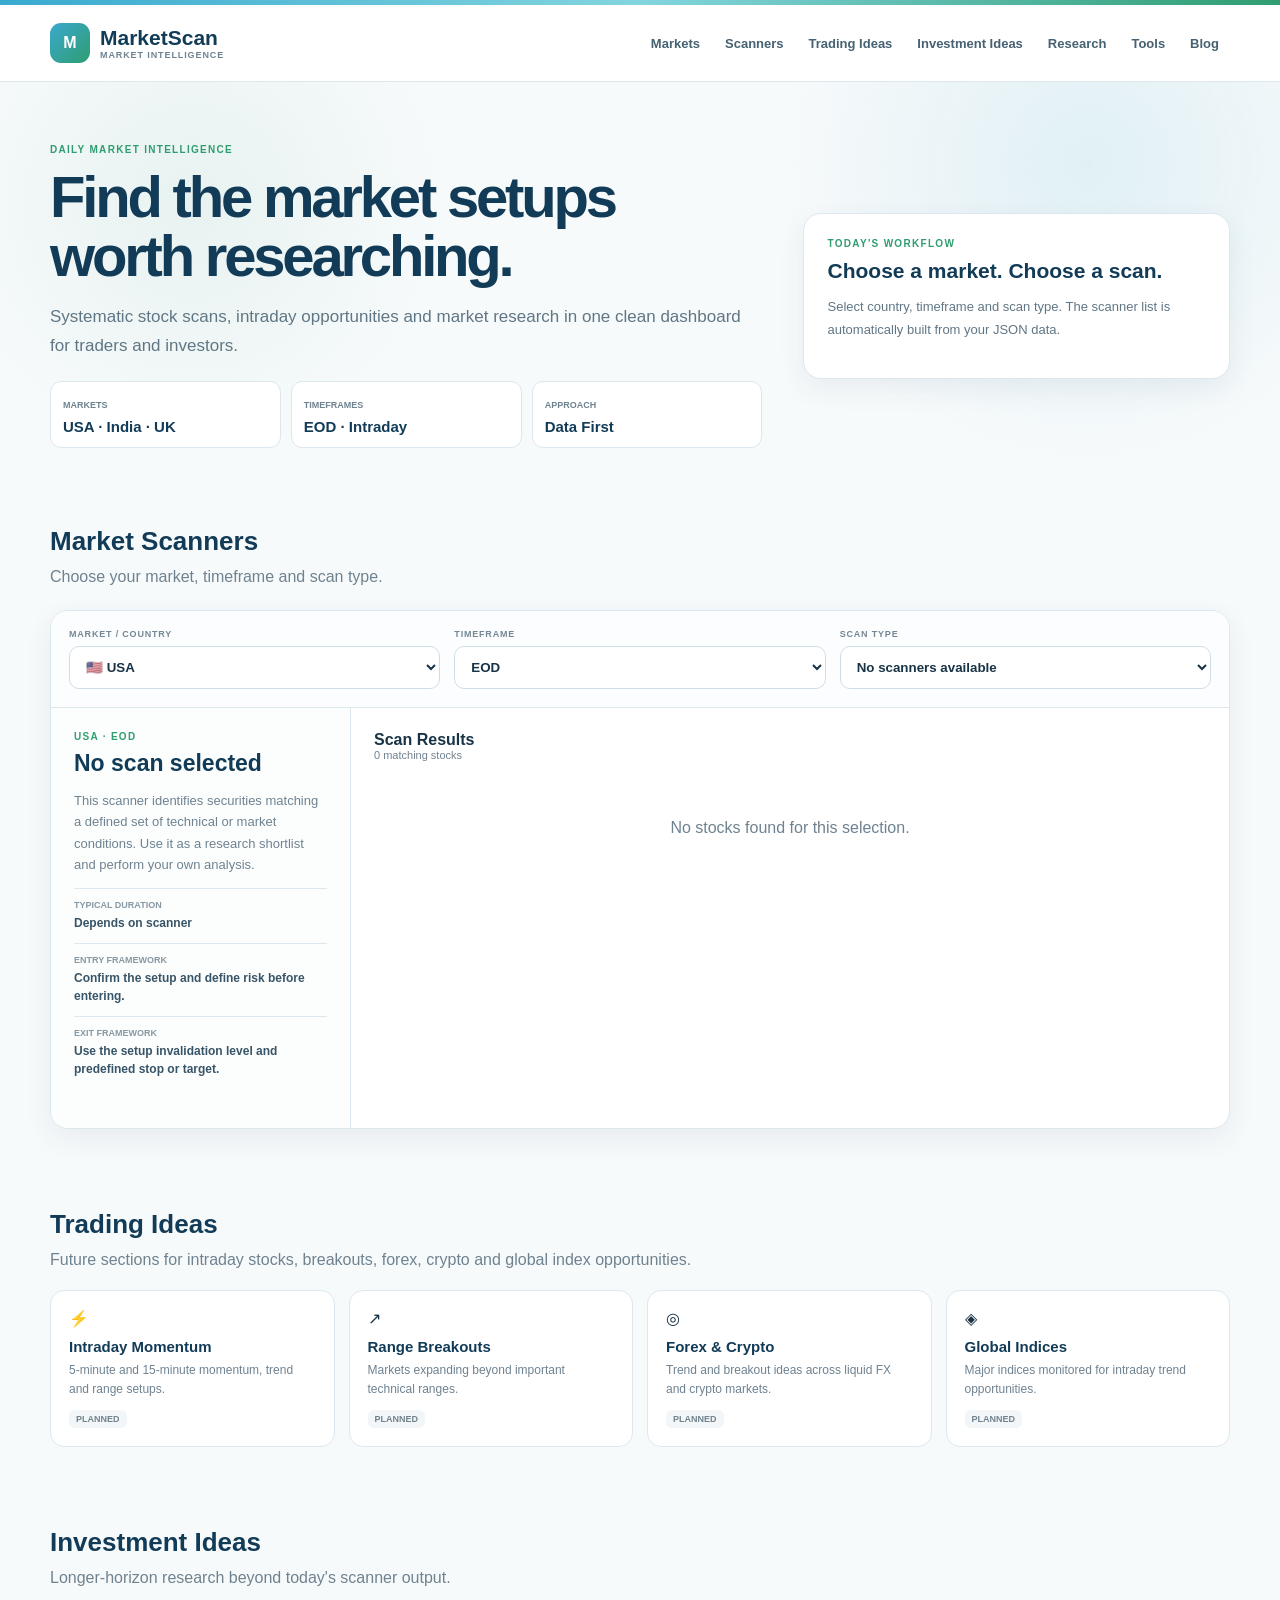
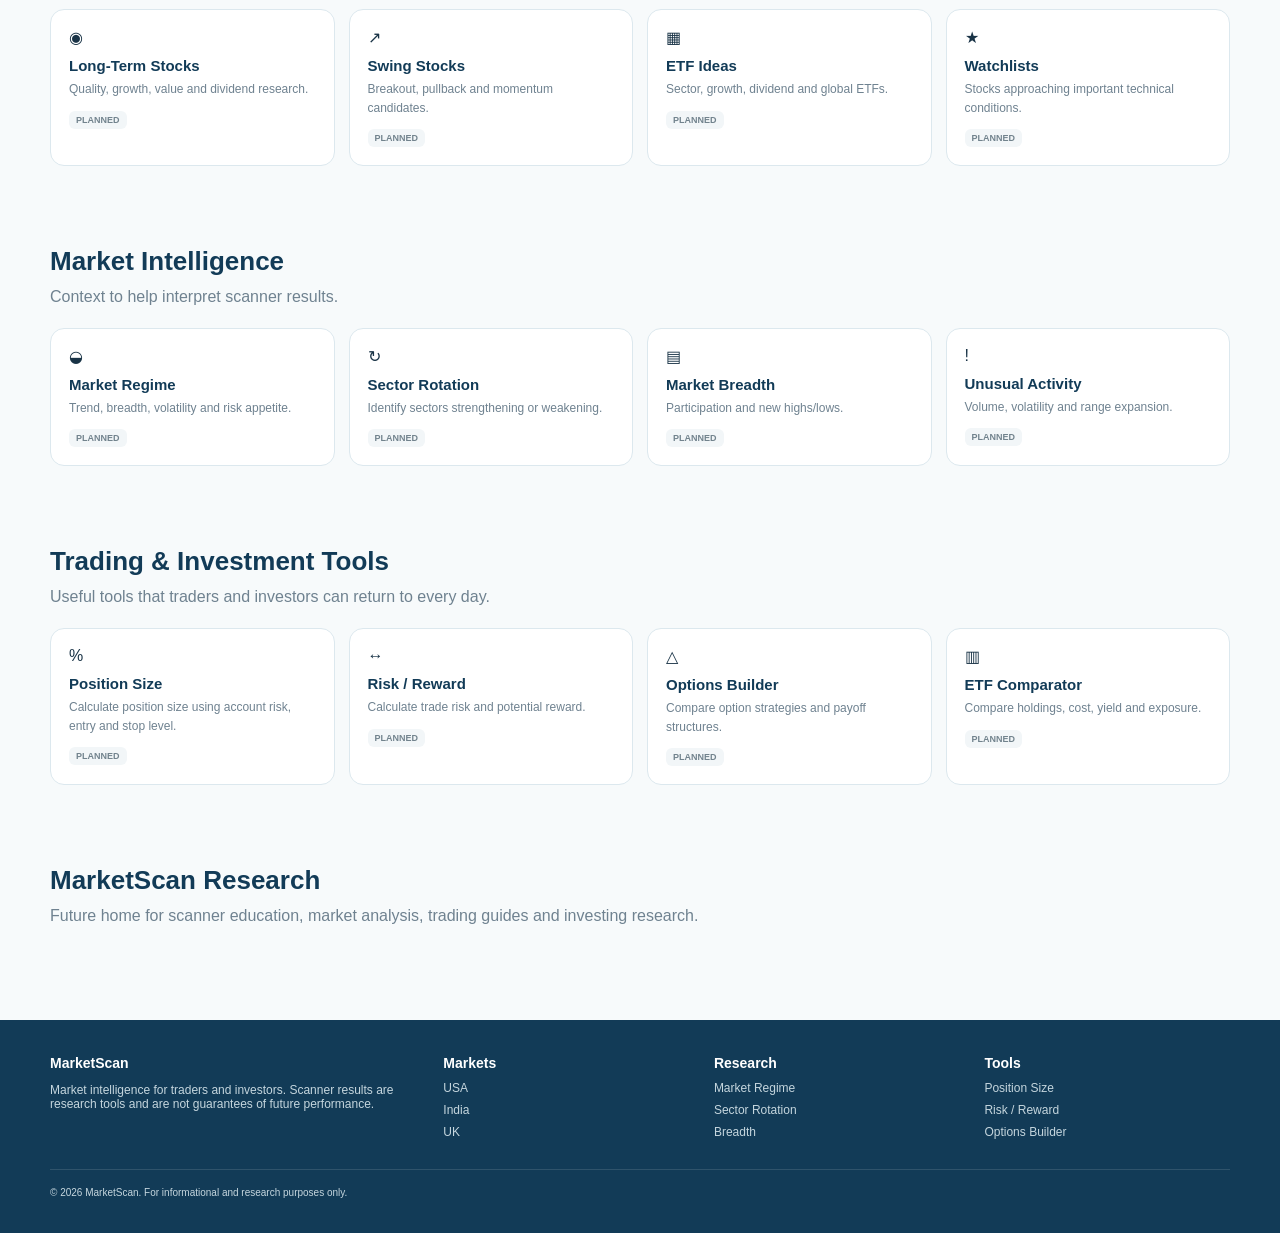
<file: public/index.html>
<!DOCTYPE html>
<html lang="en">
<head>
<meta charset="UTF-8">

<meta name="viewport" content="width=device-width, initial-scale=1.0">

<title>MarketScan | Stock Scanners & Market Intelligence</title>

<meta name="description"
content="MarketScan provides stock scanner results, intraday scans, EOD setups, trading ideas and market intelligence for USA, India and UK markets.">

<meta name="keywords"
content="stock scanner, stock screener, intraday scanner, EOD scanner, USA stocks, India stocks, UK stocks, swing trading, market intelligence">

<meta name="robots" content="index,follow">

<style>

:root {
    --navy: #123b57;
    --blue: #39a9cf;
    --green: #2f9d70;
    --ink: #193346;
    --muted: #6f8290;
    --line: #dce8ee;
    --bg: #f7fafb;
    --white: #ffffff;
    --soft: #eef8fb;
    --shadow: 0 10px 28px rgba(25,63,83,.07);
}

* {
    box-sizing: border-box;
}

html {
    scroll-behavior: smooth;
}

body {
    margin: 0;
    background: var(--bg);
    color: var(--ink);
    font-family: Arial, Helvetica, sans-serif;
}

/* TOP COLOR BORDER */

body:before {
    content: "";
    display: block;
    height: 5px;

    background: linear-gradient(
        90deg,
        var(--blue),
        #83d5df,
        var(--green)
    );
}

.container {
    width: min(1180px, calc(100% - 32px));
    margin: auto;
}

a {
    text-decoration: none;
    color: inherit;
}

/* ================= HEADER ================= */

header {
    background: rgba(255,255,255,.97);
    border-bottom: 1px solid var(--line);

    position: sticky;
    top: 0;
    z-index: 100;
}

.header {
    height: 76px;

    display: flex;
    align-items: center;
    justify-content: space-between;

    gap: 20px;
}

.brand {
    display: flex;
    align-items: center;
    gap: 10px;
}

.logo {
    width: 40px;
    height: 40px;

    border-radius: 11px;

    display: grid;
    place-items: center;

    background: linear-gradient(
        135deg,
        var(--blue),
        var(--green)
    );

    color: white;
    font-weight: 900;
}

.brand b {
    font-size: 21px;
    color: var(--navy);
}

.brand small {
    display: block;

    color: var(--muted);

    font-size: 9px;
    text-transform: uppercase;
    letter-spacing: .1em;

    font-weight: 800;
}

/* NAVIGATION */

nav {
    display: flex;
    gap: 3px;
}

.nav {
    position: relative;
}

.nav > a {

    display: block;

    padding: 11px 11px;

    border-radius: 8px;

    font-size: 13px;
    font-weight: 700;

    color: #466172;
}

.nav > a:hover {

    background: var(--soft);
    color: var(--navy);

}

/* DROPDOWN */

.drop {

    display: none;

    position: absolute;

    top: 43px;
    left: 0;

    width: 220px;

    background: white;

    border: 1px solid var(--line);

    border-radius: 12px;

    padding: 7px;

    box-shadow: var(--shadow);

}

.nav:hover .drop {
    display: block;
}

.drop a {

    display: block;

    padding: 10px;

    border-radius: 7px;

    font-size: 12px;

    color: #516b7b;
}

.drop a:hover {

    background: var(--soft);

}

/* ================= HERO ================= */

.hero {

    padding: 62px 0 38px;

    background:

    radial-gradient(
        circle at 85% 20%,
        rgba(57,169,207,.12),
        transparent 27%
    ),

    radial-gradient(
        circle at 15% 30%,
        rgba(47,157,112,.08),
        transparent 23%
    );
}

.hero-grid {

    display: grid;

    grid-template-columns: 1.25fr .75fr;

    gap: 40px;

    align-items: center;
}

.eyebrow {

    font-size: 10px;

    text-transform: uppercase;

    letter-spacing: .13em;

    font-weight: 900;

    color: var(--green);
}

h1 {

    font-size: clamp(38px,5vw,58px);

    line-height: 1.02;

    letter-spacing: -.055em;

    color: var(--navy);

    margin: 12px 0 18px;
}

.hero p {

    color: #607684;

    font-size: 17px;

    line-height: 1.7;
}

.hero-card {

    background: white;

    border: 1px solid var(--line);

    border-radius: 18px;

    padding: 24px;

    box-shadow: var(--shadow);
}

.stats {

    display: grid;

    grid-template-columns: repeat(3,1fr);

    gap: 10px;

    margin-top: 20px;
}

.stat {

    background: white;

    border: 1px solid var(--line);

    border-radius: 11px;

    padding: 12px;
}

.stat span {

    font-size: 9px;

    color: var(--muted);

    text-transform: uppercase;

    font-weight: 900;
}

.stat strong {

    display: block;

    margin-top: 6px;

    color: var(--navy);

    font-size: 15px;
}

/* ================= SECTIONS ================= */

.section {

    padding: 40px 0;
}

.section h2 {

    margin: 0;

    color: var(--navy);

    font-size: 26px;
}

.lead {

    color: var(--muted);

    line-height: 1.6;

    margin-top: 7px;
}

/* ================= SCANNER ================= */

.shell {

    margin-top: 20px;

    background: white;

    border: 1px solid var(--line);

    border-radius: 18px;

    overflow: hidden;

    box-shadow: var(--shadow);
}

.controls {

    display: grid;

    grid-template-columns: repeat(3,1fr);

    gap: 14px;

    padding: 18px;

    background: #fbfdfe;

    border-bottom: 1px solid var(--line);
}

label {

    display: block;

    font-size: 9px;

    text-transform: uppercase;

    letter-spacing: .09em;

    font-weight: 900;

    color: #748794;

    margin-bottom: 7px;
}

select {

    width: 100%;

    padding: 12px;

    border: 1px solid #cedee6;

    border-radius: 10px;

    background: white;

    font-weight: 700;

    color: var(--ink);
}

.scan-layout {

    display: grid;

    grid-template-columns: 300px 1fr;

    min-height: 420px;
}

.summary {

    padding: 23px;

    background: #fcfefe;

    border-right: 1px solid var(--line);
}

.summary h3 {

    font-size: 23px;

    color: var(--navy);

    margin: 8px 0;
}

.summary p {

    font-size: 13px;

    line-height: 1.65;

    color: var(--muted);
}

.method {

    border-top: 1px solid var(--line);

    padding: 11px 0;
}

.method span {

    display: block;

    font-size: 9px;

    text-transform: uppercase;

    color: #8798a3;

    font-weight: 900;
}

.method b {

    display: block;

    font-size: 12px;

    line-height: 1.5;

    margin-top: 4px;

    color: #385467;
}

/* RESULTS */

.results {

    padding: 23px;
}

.result-top {

    display: flex;

    justify-content: space-between;

    gap: 15px;

    margin-bottom: 13px;
}

.count,
.updated {

    font-size: 11px;

    color: var(--muted);
}

.table-wrap {

    overflow: auto;

    border: 1px solid var(--line);

    border-radius: 12px;
}

table {

    border-collapse: collapse;

    width: 100%;

    min-width: 650px;
}

th,
td {

    padding: 12px;

    text-align: left;

    border-bottom: 1px solid #edf2f5;

    font-size: 12px;
}

th {

    background: #f7fafb;

    color: #6b7f8c;

    font-size: 9px;

    text-transform: uppercase;

    letter-spacing: .07em;
}

.ticker {

    font-weight: 900;

    color: var(--navy);
}

.pill {

    padding: 4px 8px;

    border-radius: 20px;

    background: var(--soft);

    color: #277d9c;

    font-size: 10px;

    font-weight: 800;
}

.empty {

    padding: 45px;

    text-align: center;

    color: var(--muted);
}

/* ================= CARDS ================= */

.cards {

    display: grid;

    grid-template-columns: repeat(4,1fr);

    gap: 14px;

    margin-top: 18px;
}

.card {

    background: white;

    border: 1px solid var(--line);

    border-radius: 14px;

    padding: 18px;
}

.card h3 {

    font-size: 15px;

    color: var(--navy);

    margin: 10px 0 6px;
}

.card p {

    font-size: 12px;

    line-height: 1.55;

    color: var(--muted);

    margin: 0;
}

.badge {

    display: inline-block;

    margin-top: 12px;

    padding: 4px 7px;

    border-radius: 6px;

    background: #f2f6f8;

    font-size: 9px;

    text-transform: uppercase;

    font-weight: 900;

    color: #72838d;
}

/* ================= FOOTER ================= */

footer {

    margin-top: 35px;

    background: var(--navy);

    color: #c5d6de;

    padding: 35px 0;

    font-size: 12px;
}

.footer {

    display: grid;

    grid-template-columns: 1.5fr 1fr 1fr 1fr;

    gap: 25px;
}

footer h3 {

    color: white;

    font-size: 14px;

    margin: 0 0 10px;
}

footer a {

    display: block;

    margin: 8px 0;
}

.copyright {

    border-top: 1px solid rgba(255,255,255,.12);

    padding-top: 17px;

    margin-top: 22px;

    font-size: 10px;
}

/* MOBILE */

@media(max-width:900px){

    nav {
        display: none;
    }

    .hero-grid,
    .scan-layout {
        grid-template-columns: 1fr;
    }

    .summary {
        border-right: 0;
        border-bottom: 1px solid var(--line);
    }

    .cards {
        grid-template-columns: repeat(2,1fr);
    }

    .footer {
        grid-template-columns: 1fr 1fr;
    }
}

@media(max-width:600px){

    .controls,
    .cards,
    .footer {
        grid-template-columns: 1fr;
    }

    .hero {
        padding-top: 42px;
    }
}

</style>
</head>

<body>

<header>

<div class="container header">

<a class="brand" href="#">

<div class="logo">M</div>

<div>

<b>MarketScan</b>

<small>Market Intelligence</small>

</div>

</a>

<nav>

<div class="nav">

<a href="#markets">Markets</a>

<div class="drop">

<a href="#scanner">USA</a>
<a href="#scanner">India</a>
<a href="#scanner">UK</a>
<a href="#ideas">Forex</a>
<a href="#ideas">Crypto</a>

</div>

</div>

<div class="nav">

<a href="#scanner">Scanners</a>

<div class="drop">

<a href="#scanner">USA EOD</a>
<a href="#scanner">USA Intraday</a>

<a href="#scanner">India EOD</a>
<a href="#scanner">India Intraday</a>

<a href="#scanner">UK EOD</a>
<a href="#scanner">UK Intraday</a>

</div>

</div>

<div class="nav">

<a href="#ideas">Trading Ideas</a>

<div class="drop">

<a href="#ideas">Intraday</a>
<a href="#ideas">Breakouts</a>
<a href="#ideas">Momentum</a>
<a href="#ideas">Forex & Crypto</a>

</div>

</div>

<div class="nav">

<a href="#investing">Investment Ideas</a>

<div class="drop">

<a href="#investing">Long-Term Stocks</a>
<a href="#investing">Swing Stocks</a>
<a href="#investing">ETF Ideas</a>

</div>

</div>

<div class="nav">

<a href="#research">Research</a>

<div class="drop">

<a href="#research">Market Regime</a>
<a href="#research">Sector Rotation</a>
<a href="#research">Market Breadth</a>

</div>

</div>

<div class="nav">

<a href="#tools">Tools</a>

<div class="drop">

<a href="#tools">Position Size</a>
<a href="#tools">Risk / Reward</a>
<a href="#tools">Options Builder</a>
<a href="#tools">ETF Comparator</a>

</div>

</div>

<div class="nav">

<a href="#blog">Blog</a>

</div>

</nav>

</div>

</header>


<main>

<!-- HERO -->

<section class="hero" id="markets">

<div class="container hero-grid">

<div>

<div class="eyebrow">

Daily Market Intelligence

</div>

<h1>

Find the market setups worth researching.

</h1>

<p>

Systematic stock scans, intraday opportunities and market research
in one clean dashboard for traders and investors.

</p>

<div class="stats">

<div class="stat">

<span>Markets</span>

<strong>USA · India · UK</strong>

</div>

<div class="stat">

<span>Timeframes</span>

<strong>EOD · Intraday</strong>

</div>

<div class="stat">

<span>Approach</span>

<strong>Data First</strong>

</div>

</div>

</div>

<div class="hero-card">

<div class="eyebrow">

Today's Workflow

</div>

<h3 style="color:#123b57;font-size:21px;margin:10px 0">

Choose a market. Choose a scan.

</h3>

<p style="font-size:13px">

Select country, timeframe and scan type.
The scanner list is automatically built from your JSON data.

</p>

</div>

</div>

</section>


<!-- SCANNER -->

<section class="section" id="scanner">

<div class="container">

<h2>Market Scanners</h2>

<p class="lead">

Choose your market, timeframe and scan type.

</p>

<div class="shell">

<div class="controls">

<div>

<label>Market / Country</label>

<select id="country">

<option value="usa">🇺🇸 USA</option>
<option value="india">🇮🇳 India</option>
<option value="uk">🇬🇧 UK</option>

</select>

</div>

<div>

<label>Timeframe</label>

<select id="mode">

<option value="eod">EOD</option>
<option value="intraday">Intraday</option>

</select>

</div>

<div>

<label>Scan Type</label>

<select id="scan">

<option>Loading scanners...</option>

</select>

</div>

</div>


<div class="scan-layout">

<aside class="summary">

<div class="eyebrow" id="summaryLabel">

USA · EOD

</div>

<h3 id="scanName">

Loading...

</h3>

<p id="purpose">

Loading scanner information...

</p>

<div class="method">

<span>Typical Duration</span>

<b id="duration">—</b>

</div>

<div class="method">

<span>Entry Framework</span>

<b id="entry">—</b>

</div>

<div class="method">

<span>Exit Framework</span>

<b id="exit">—</b>

</div>

</aside>


<div class="results">

<div class="result-top">

<div>

<strong id="heading">

Scan Results

</strong>

<div class="count" id="count">

Loading...

</div>

</div>

<div class="updated" id="updated">

</div>

</div>

<div id="table">

<div class="empty">

Loading data...

</div>

</div>

</div>

</div>

</div>

</div>

</section>


<!-- TRADING IDEAS -->

<section class="section" id="ideas">

<div class="container">

<h2>Trading Ideas</h2>

<p class="lead">

Future sections for intraday stocks, breakouts, forex,
crypto and global index opportunities.

</p>

<div class="cards">

<div class="card">

⚡

<h3>Intraday Momentum</h3>

<p>

5-minute and 15-minute momentum,
trend and range setups.

</p>

<span class="badge">Planned</span>

</div>

<div class="card">

↗

<h3>Range Breakouts</h3>

<p>

Markets expanding beyond important
technical ranges.

</p>

<span class="badge">Planned</span>

</div>

<div class="card">

◎

<h3>Forex & Crypto</h3>

<p>

Trend and breakout ideas across
liquid FX and crypto markets.

</p>

<span class="badge">Planned</span>

</div>

<div class="card">

◈

<h3>Global Indices</h3>

<p>

Major indices monitored for
intraday trend opportunities.

</p>

<span class="badge">Planned</span>

</div>

</div>

</div>

</section>


<!-- INVESTMENT -->

<section class="section" id="investing">

<div class="container">

<h2>Investment Ideas</h2>

<p class="lead">

Longer-horizon research beyond today's scanner output.

</p>

<div class="cards">

<div class="card">

◉

<h3>Long-Term Stocks</h3>

<p>

Quality, growth, value and dividend research.

</p>

<span class="badge">Planned</span>

</div>

<div class="card">

↗

<h3>Swing Stocks</h3>

<p>

Breakout, pullback and momentum candidates.

</p>

<span class="badge">Planned</span>

</div>

<div class="card">

▦

<h3>ETF Ideas</h3>

<p>

Sector, growth, dividend and global ETFs.

</p>

<span class="badge">Planned</span>

</div>

<div class="card">

★

<h3>Watchlists</h3>

<p>

Stocks approaching important technical conditions.

</p>

<span class="badge">Planned</span>

</div>

</div>

</div>

</section>


<!-- RESEARCH -->

<section class="section" id="research">

<div class="container">

<h2>Market Intelligence</h2>

<p class="lead">

Context to help interpret scanner results.

</p>

<div class="cards">

<div class="card">

◒

<h3>Market Regime</h3>

<p>

Trend, breadth, volatility and risk appetite.

</p>

<span class="badge">Planned</span>

</div>

<div class="card">

↻

<h3>Sector Rotation</h3>

<p>

Identify sectors strengthening or weakening.

</p>

<span class="badge">Planned</span>

</div>

<div class="card">

▤

<h3>Market Breadth</h3>

<p>

Participation and new highs/lows.

</p>

<span class="badge">Planned</span>

</div>

<div class="card">

!

<h3>Unusual Activity</h3>

<p>

Volume, volatility and range expansion.

</p>

<span class="badge">Planned</span>

</div>

</div>

</div>

</section>


<!-- TOOLS -->

<section class="section" id="tools">

<div class="container">

<h2>Trading & Investment Tools</h2>

<p class="lead">

Useful tools that traders and investors can return to every day.

</p>

<div class="cards">

<div class="card">

%

<h3>Position Size</h3>

<p>

Calculate position size using account risk,
entry and stop level.

</p>

<span class="badge">Planned</span>

</div>

<div class="card">

↔

<h3>Risk / Reward</h3>

<p>

Calculate trade risk and potential reward.

</p>

<span class="badge">Planned</span>

</div>

<div class="card">

△

<h3>Options Builder</h3>

<p>

Compare option strategies and payoff structures.

</p>

<span class="badge">Planned</span>

</div>

<div class="card">

▥

<h3>ETF Comparator</h3>

<p>

Compare holdings, cost, yield and exposure.

</p>

<span class="badge">Planned</span>

</div>

</div>

</div>

</section>


<section class="section" id="blog">

<div class="container">

<h2>MarketScan Research</h2>

<p class="lead">

Future home for scanner education,
market analysis, trading guides and investing research.

</p>

</div>

</section>

</main>


<footer>

<div class="container">

<div class="footer">

<div>

<h3>MarketScan</h3>

<p>

Market intelligence for traders and investors.

Scanner results are research tools and are not
guarantees of future performance.

</p>

</div>

<div>

<h3>Markets</h3>

<a href="#scanner">USA</a>
<a href="#scanner">India</a>
<a href="#scanner">UK</a>

</div>

<div>

<h3>Research</h3>

<a href="#research">Market Regime</a>
<a href="#research">Sector Rotation</a>
<a href="#research">Breadth</a>

</div>

<div>

<h3>Tools</h3>

<a href="#tools">Position Size</a>
<a href="#tools">Risk / Reward</a>
<a href="#tools">Options Builder</a>

</div>

</div>

<div class="copyright">

© 2026 MarketScan.
For informational and research purposes only.

</div>

</div>

</footer>


<script>

/* ============================================================
   DATA FILES
============================================================ */

const DATA = {

    eod: "./data/eod.json",

    intraday: "./data/hourly.json"

};

/* ============================================================
   SCAN DESCRIPTIONS
============================================================ */

const meta = {

"VCP": [

"Volatility Contraction Pattern candidates where price action may be tightening before a potential expansion.",

"EOD / Swing",

"Wait for a defined pivot or breakout confirmation and control risk.",

"Use the setup invalidation level and a predefined trade-management plan."

],

"4% Breakout": [

"Stocks showing a meaningful breakout move from a prior range or technical reference.",

"EOD / Swing",

"Confirm the breakout and avoid chasing an extended move.",

"Use the breakout structure and predefined stop and target."

],

"Gap Up": [

"Stocks opening materially above a prior reference level.",

"Short-term",

"Look for confirmation after the gap rather than entering only because of the gap.",

"Use the day's price structure and predefined invalidation level."

],

"High Volume": [

"Stocks with unusually strong activity relative to normal trading volume.",

"EOD / Swing",

"Combine volume expansion with constructive price action.",

"Exit when the setup is invalidated or the trade plan is reached."

],

"BTST": [

"Buy-Today-Sell-Tomorrow style candidates identified from end-of-day conditions.",

"1–2 sessions",

"Review closing structure and define risk before entry.",

"Predefine the next-session exit and risk plan."

]

};


const fallback = [

"This scanner identifies securities matching a defined set of technical or market conditions. Use it as a research shortlist and perform your own analysis.",

"Depends on scanner",

"Confirm the setup and define risk before entering.",

"Use the setup invalidation level and predefined stop or target."

];


const $ = id => document.getElementById(id);


/* ============================================================
   NORMALIZE JSON COLUMNS
============================================================ */

function normalize(row) {

    const get = (...keys) => {

        for (const key of keys) {

            if (
                row[key] !== undefined &&
                row[key] !== null
            ) {

                return row[key];

            }

        }

        return "";

    };


    return {

        scan:

        String(
            get(
                "Scan",
                "scan",
                "scan_name",
                "Scan_Name",
                "Strategy",
                "strategy"
            ) || "Unclassified"
        ).trim(),


        ticker:

        String(
            get(
                "Ticker",
                "ticker",
                "Symbol",
                "symbol",
                "Stock",
                "stock"
            ) || ""
        ).trim(),


        universe:

        String(
            get(
                "Universe",
                "universe",
                "Market",
                "market"
            ) || ""
        ).trim(),


        updated:

        String(
            get(
                "Updated",
                "updated",
                "scan_time",
                "created_at"
            ) || ""
        ).trim(),


        close:

        get(
            "close_price",
            "Close",
            "close"
        ),


        volume:

        get(
            "volume",
            "Volume"
        ),


        change:

        get(
            "change_pct",
            "ChangePct",
            "change_percent",
            "Change"
        )

    };

}


/* ============================================================
   COUNTRY FILTER
============================================================ */

function matchCountry(row, country) {

    const universe =
        row.universe.toLowerCase();


    if (country === "usa") {

        return !/(india|nifty|nse|uk|ftse|london)/.test(universe);

    }


    if (country === "india") {

        return /(india|nifty|nse)/.test(universe);

    }


    if (country === "uk") {

        return /(uk|ftse|london)/.test(universe);

    }


    return true;

}


/* ============================================================
   GET SCAN INFORMATION
============================================================ */

function getInfo(scanName) {

    if (meta[scanName]) {

        return meta[scanName];

    }


    const key =
        Object.keys(meta).find(k =>
            scanName
                .toLowerCase()
                .includes(k.toLowerCase())
        );


    return key
        ? meta[key]
        : fallback;

}


/* ============================================================
   LOAD DATA
============================================================ */

async function load() {

    const country =
        $("country").value;

    const mode =
        $("mode").value;


    $("table").innerHTML =

        `<div class="empty">

        Loading scanner data...

        </div>`;


    try {

        const response =
            await fetch(
                DATA[mode],
                { cache: "no-store" }
            );


        if (!response.ok) {

            throw new Error(
                "HTTP " +
                response.status
            );

        }


        const raw =
            await response.json();


        const sourceRows =

            Array.isArray(raw)

            ? raw

            : (
                raw.results ||
                raw.data ||
                []
            );


        const rows =
            sourceRows
            .map(normalize)
            .filter(row =>
                row.ticker
            );


        const filtered =
            rows.filter(row =>
                matchCountry(
                    row,
                    country
                )
            );


        const scans =
            [...new Set(
                filtered.map(
                    row =>
                    row.scan
                )
            )].sort();


        const previous =
            $("scan").value;


        if (scans.length) {

            $("scan").innerHTML =
                scans.map(scan =>

                    `<option value="${scan}">

                    ${scan}
                    —
                    ${
                        filtered.filter(
                            row =>
                            row.scan === scan
                        ).length
                    }
                    stocks

                    </option>`

                ).join("");


            if (
                scans.includes(
                    previous
                )
            ) {

                $("scan").value =
                    previous;

            }

        }

        else {

            $("scan").innerHTML =
                `<option value="">

                No scanners available

                </option>`;

        }


        render(filtered);

    }

    catch (error) {

        $("scan").innerHTML =

            `<option>

            Unable to load scanners

            </option>`;


        $("table").innerHTML =

            `<div class="empty">

            Could not load:

            <br><br>

            ${DATA[mode]}

            <br><br>

            ${error.message}

            </div>`;

    }

}


/* ============================================================
   RENDER RESULTS
============================================================ */

function render(filtered) {

    const scan =
        $("scan").value;

    const country =
        $("country").value;

    const mode =
        $("mode").value;


    const rows =
        filtered.filter(
            row =>
            row.scan === scan
        );


    const info =
        getInfo(scan);


    $("summaryLabel").textContent =

        country.toUpperCase()
        +
        " · "
        +
        mode.toUpperCase();


    $("scanName").textContent =
        scan || "No scan selected";


    $("purpose").textContent =
        info[0];


    $("duration").textContent =
        info[1];


    $("entry").textContent =
        info[2];


    $("exit").textContent =
        info[3];


    $("heading").textContent =
        scan || "Scan Results";


    $("count").textContent =

        rows.length
        +
        " matching stock"
        +
        (
            rows.length === 1
            ? ""
            : "s"
        );


    const latest =

        rows
        .map(row =>
            row.updated
        )
        .filter(Boolean)
        .sort()
        .pop();


    $("updated").textContent =

        latest
        ? "Updated " + latest
        : "";


    if (!rows.length) {

        $("table").innerHTML =

            `<div class="empty">

            No stocks found for this selection.

            </div>`;

        return;

    }


    $("table").innerHTML =

        `

        <div class="table-wrap">

        <table>

        <thead>

        <tr>

        <th>Ticker</th>

        <th>Universe</th>

        <th>Close</th>

        <th>Change %</th>

        <th>Volume</th>

        <th>Updated</th>

        </tr>

        </thead>


        <tbody>

        ${rows.map(row => `

        <tr>

        <td class="ticker">

        ${row.ticker}

        </td>


        <td>

        <span class="pill">

        ${row.universe || "—"}

        </span>

        </td>


        <td>

        ${row.close || "—"}

        </td>


        <td>

        ${row.change || "—"}

        </td>


        <td>

        ${row.volume || "—"}

        </td>


        <td>

        ${row.updated || "—"}

        </td>

        </tr>

        `).join("")}

        </tbody>

        </table>

        </div>

        `;

}


/* ============================================================
   EVENT LISTENERS
============================================================ */

$("country").addEventListener(
    "change",
    load
);


$("mode").addEventListener(
    "change",
    load
);


$("scan").addEventListener(
    "change",
    async function() {

        const mode =
            $("mode").value;

        const country =
            $("country").value;


        try {

            const response =
                await fetch(
                    DATA[mode],
                    {
                        cache: "no-store"
                    }
                );


            const raw =
                await response.json();


            const sourceRows =

                Array.isArray(raw)

                ? raw

                : (
                    raw.results ||
                    raw.data ||
                    []
                );


            const rows =
                sourceRows
                .map(normalize)
                .filter(row =>
                    row.ticker
                );


            render(
                rows.filter(row =>
                    matchCountry(
                        row,
                        country
                    )
                )
            );

        }

        catch (error) {

            console.error(error);

        }

    }
);


/* ============================================================
   INITIAL LOAD
============================================================ */

load();

</script>

</body>
</html>
</file>
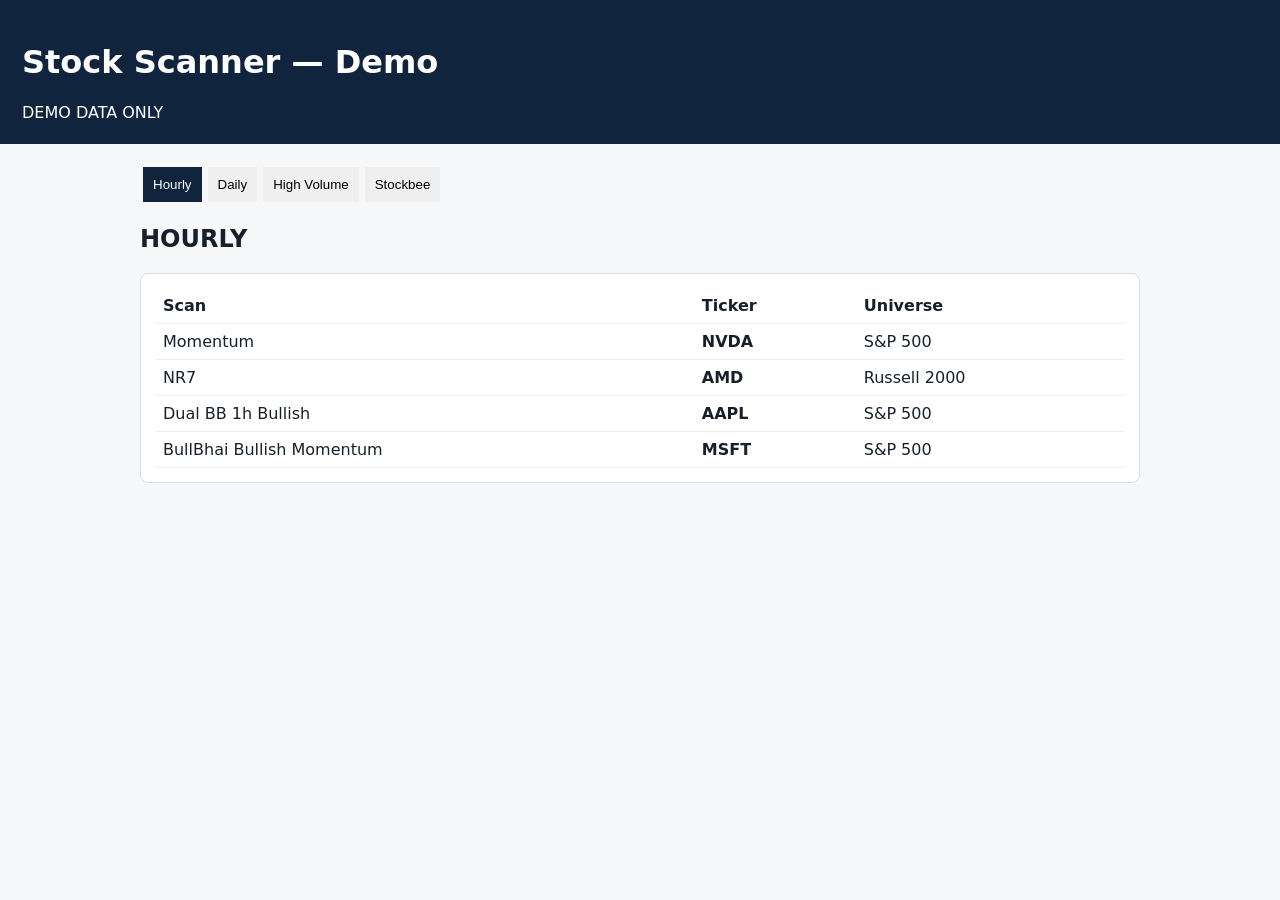
<file: demo.html>
<!doctype html><html><head><meta charset="utf-8"><meta name="viewport" content="width=device-width"><title>Stock Scanner Demo</title>
<style>body{font-family:system-ui;margin:0;background:#f6f7f9;color:#17202a}header{background:#10243e;color:white;padding:22px}main{max-width:1000px;margin:auto;padding:20px}.tabs button{padding:10px;border:0;margin:3px}.tabs .on{background:#10243e;color:white}.panel{display:none}.panel.on{display:block}.card{background:white;margin:12px 0;padding:14px;border:1px solid #ddd;border-radius:8px}table{width:100%;border-collapse:collapse}td,th{padding:8px;border-bottom:1px solid #eee;text-align:left}</style></head>
<body><header><h1>Stock Scanner — Demo</h1><div>DEMO DATA ONLY</div></header><main><div class=tabs>
<button class=on onclick=show('hourly',this)>Hourly</button><button onclick=show('daily',this)>Daily</button><button onclick=show('eod',this)>High Volume</button><button onclick=show('stockbee',this)>Stockbee</button></div>
<div id=hourly class="panel on"></div><div id=daily class=panel></div><div id=eod class=panel></div><div id=stockbee class=panel></div></main>
<script>
const D={hourly:[["Momentum","NVDA","S&P 500"],["NR7","AMD","Russell 2000"],["Dual BB 1h Bullish","AAPL","S&P 500"],["BullBhai Bullish Momentum","MSFT","S&P 500"]],daily:[["VCP","NVDA","S&P 500"],["NR6","RELIANCE.NS","Nifty 500"],["EP Breakout","AMD","Russell 2000"]],eod:[["High Volume","NVDA","S&P 500"],["High Volume","TCS.NS","Nifty 500"],["High Volume","PLTR","S&P 500"]],stockbee:[["Extreme Sales Growth","NVDA","USA"],["Sales Growth","PLTR","USA"],["ATR Entry Zone","AMD","USA"]]};
for(const [k,rows] of Object.entries(D)){document.getElementById(k).innerHTML='<h2>'+k.toUpperCase()+'</h2><div class=card><table><tr><th>Scan</th><th>Ticker</th><th>Universe</th></tr>'+rows.map(r=>'<tr><td>'+r[0]+'</td><td><b>'+r[1]+'</b></td><td>'+r[2]+'</td></tr>').join('')+'</table></div>'}
function show(id,b){document.querySelectorAll('.panel').forEach(x=>x.classList.remove('on'));document.querySelectorAll('.tabs button').forEach(x=>x.classList.remove('on'));document.getElementById(id).classList.add('on');b.classList.add('on')}
</script></body></html>
</file>
